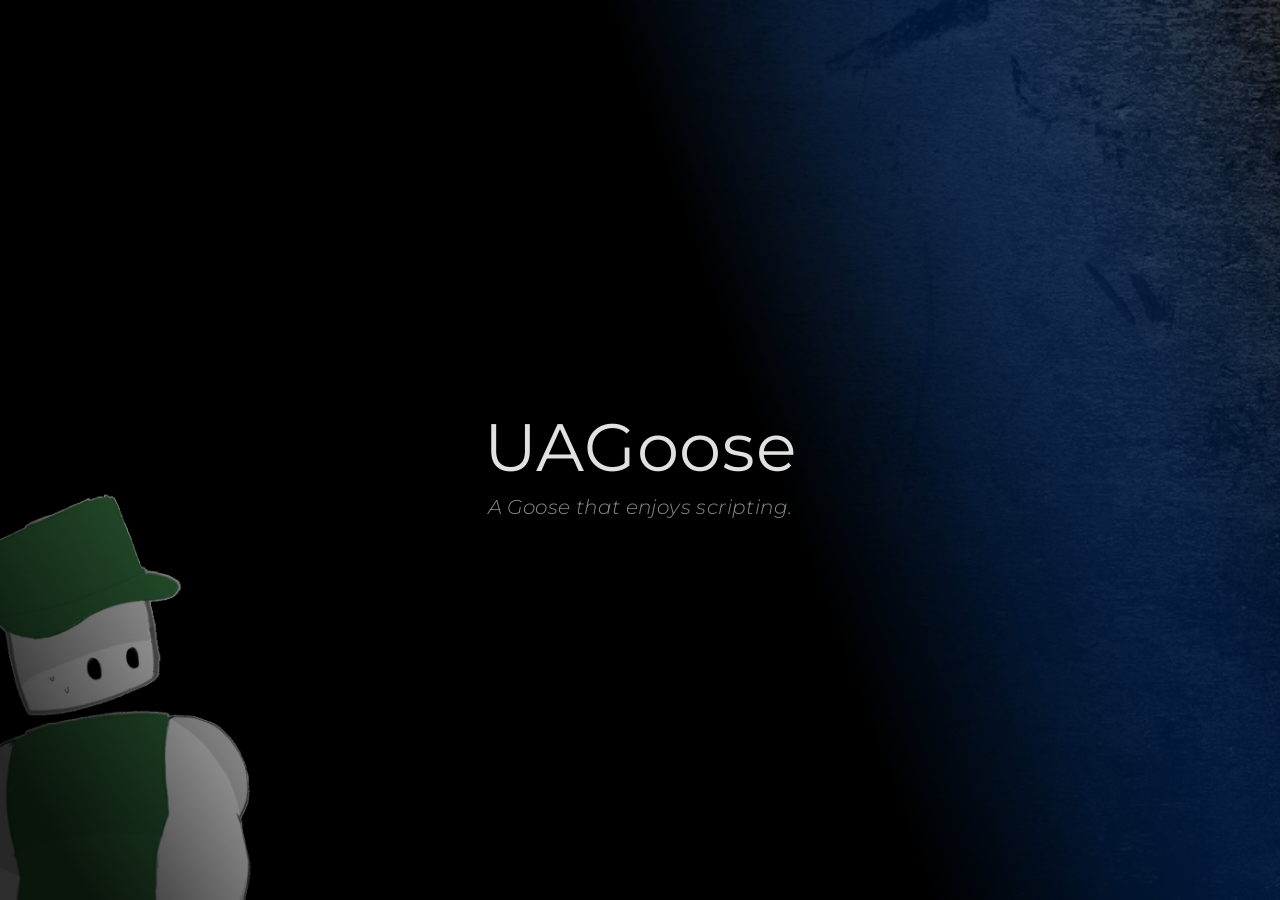
<file: index.html>
<!DOCTYPE html>
<html lang="en">

<head>
    <meta charset="UTF-8">
    <meta name="viewport" content="width=device-width, initial-scale=1.0">
    <title>Portfolio</title>

    <link rel="stylesheet" href="css/style.css">
    <link rel="stylesheet" href="css/landing.css">

    <link href="https://fonts.googleapis.com/css2?family=Montserrat:wght@400;500;700&display=swap" rel="stylesheet">
    <script src="js/landing.js"></script>

    <!--to have a neat preview on soc. media: -->
    <meta property="og:title" content="UAGoose's Portfolio">
    <meta property="og:description"
        content="Engineering backend systems, game dev, and UI/UX. Explore my projects, skills, and contact info.">
    <meta property="og:image" content="https://uagoose.github.io/Portfolio/images/PortfolioCard.png">
    <meta property="og:url" content="https://uagoose.github.io/Portfolio/">
    <meta property="og:type" content="website">
    <meta property="og:image:width" content="1200">
    <meta property="og:image:height" content="630">

    <!--because twitter is exceptionally demanding we need this: -->
    <meta name="twitter:card" content="summary_large_image">
    <meta name="twitter:title" content="UAGoose's Portfolio">
    <meta name="twitter:description"
        content="Engineering backend systems, game dev, and UI/UX. Explore my projects, skills, and contact info.">
    <meta name="twitter:image" content="https://uagoose.github.io/Portfolio/images/PortfolioCard.png">
    <meta name="twitter:url" content="https://uagoose.github.io/Portfolio/">
</head>

<body>
    <header class="landing">
        <div class="landing-content">
            <h1 class="landing-header">UAGoose</h1>
            <p class="landing-subheader">A Goose that enjoys scripting.</p>
            <img src="images/UAGooseAvatar.png" alt="UAGoose" class="landing-avatar-img">
        </div>
    </header>
</body>

</html>
</file>
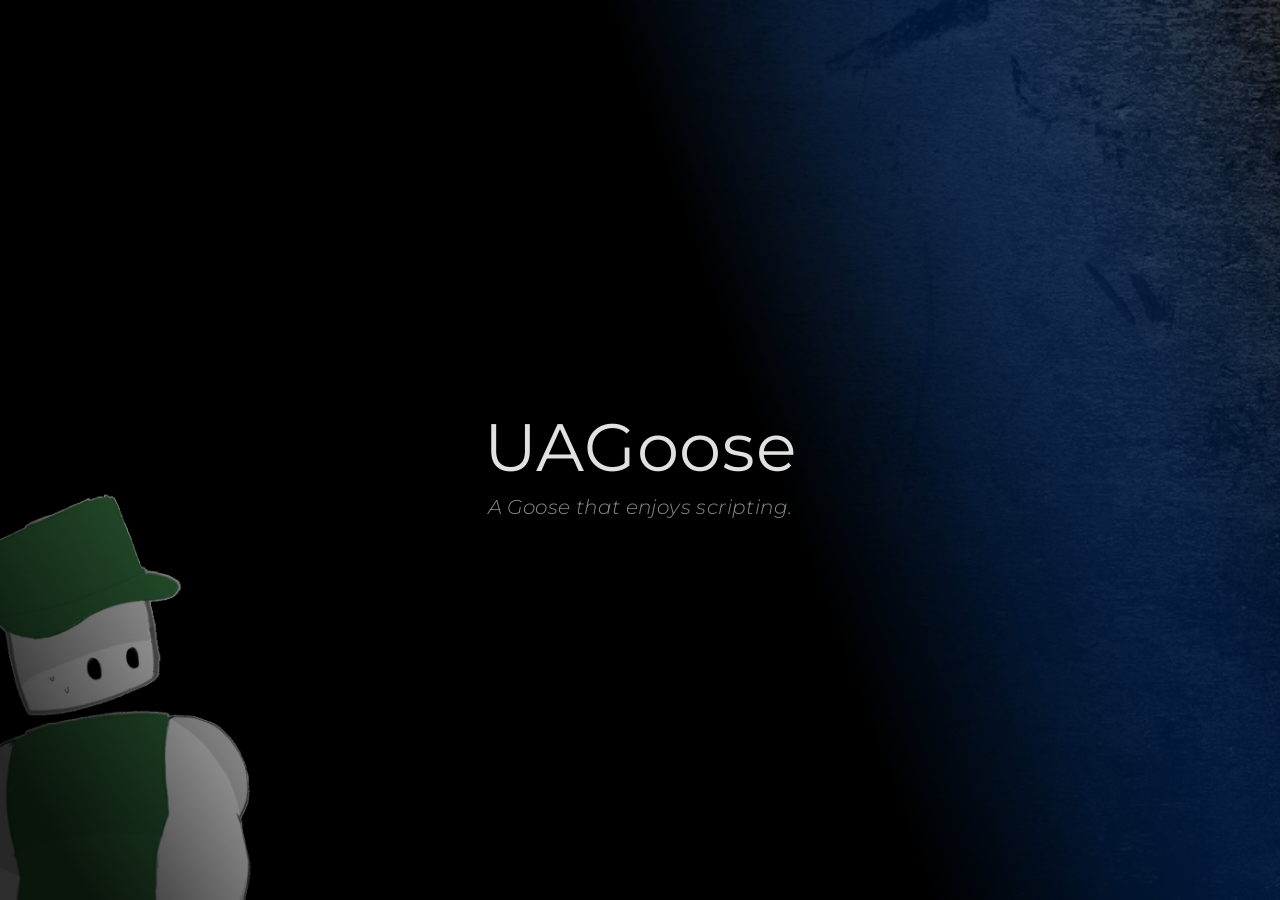
<file: landing_page.html>
<!DOCTYPE html>
<html lang="en">
    <head>
        <meta charset="UTF-8">
        <meta name="viewport" content="width=device-width, initial-scale=1.0">
        <title>Portfolio</title>

        <link rel="stylesheet" href="css/style.css">
        <link rel="stylesheet" href="css/landing.css">

        <link href="https://fonts.googleapis.com/css2?family=Montserrat:wght@400;500;700&display=swap" rel="stylesheet">
        <script src="js/landing.js"></script>
    </head>

    <body>
        <header class="landing">
            <div class="landing-content">
                <h1 class="landing-header">UAGoose</h1>
                <p class="landing-subheader">A Goose that enjoys scripting.</p>
                <img src="images/UAGooseAvatar.png" alt="UAGoose" class="landing-avatar-img">
            </div>
        </header>
    </body>
</html>
</file>
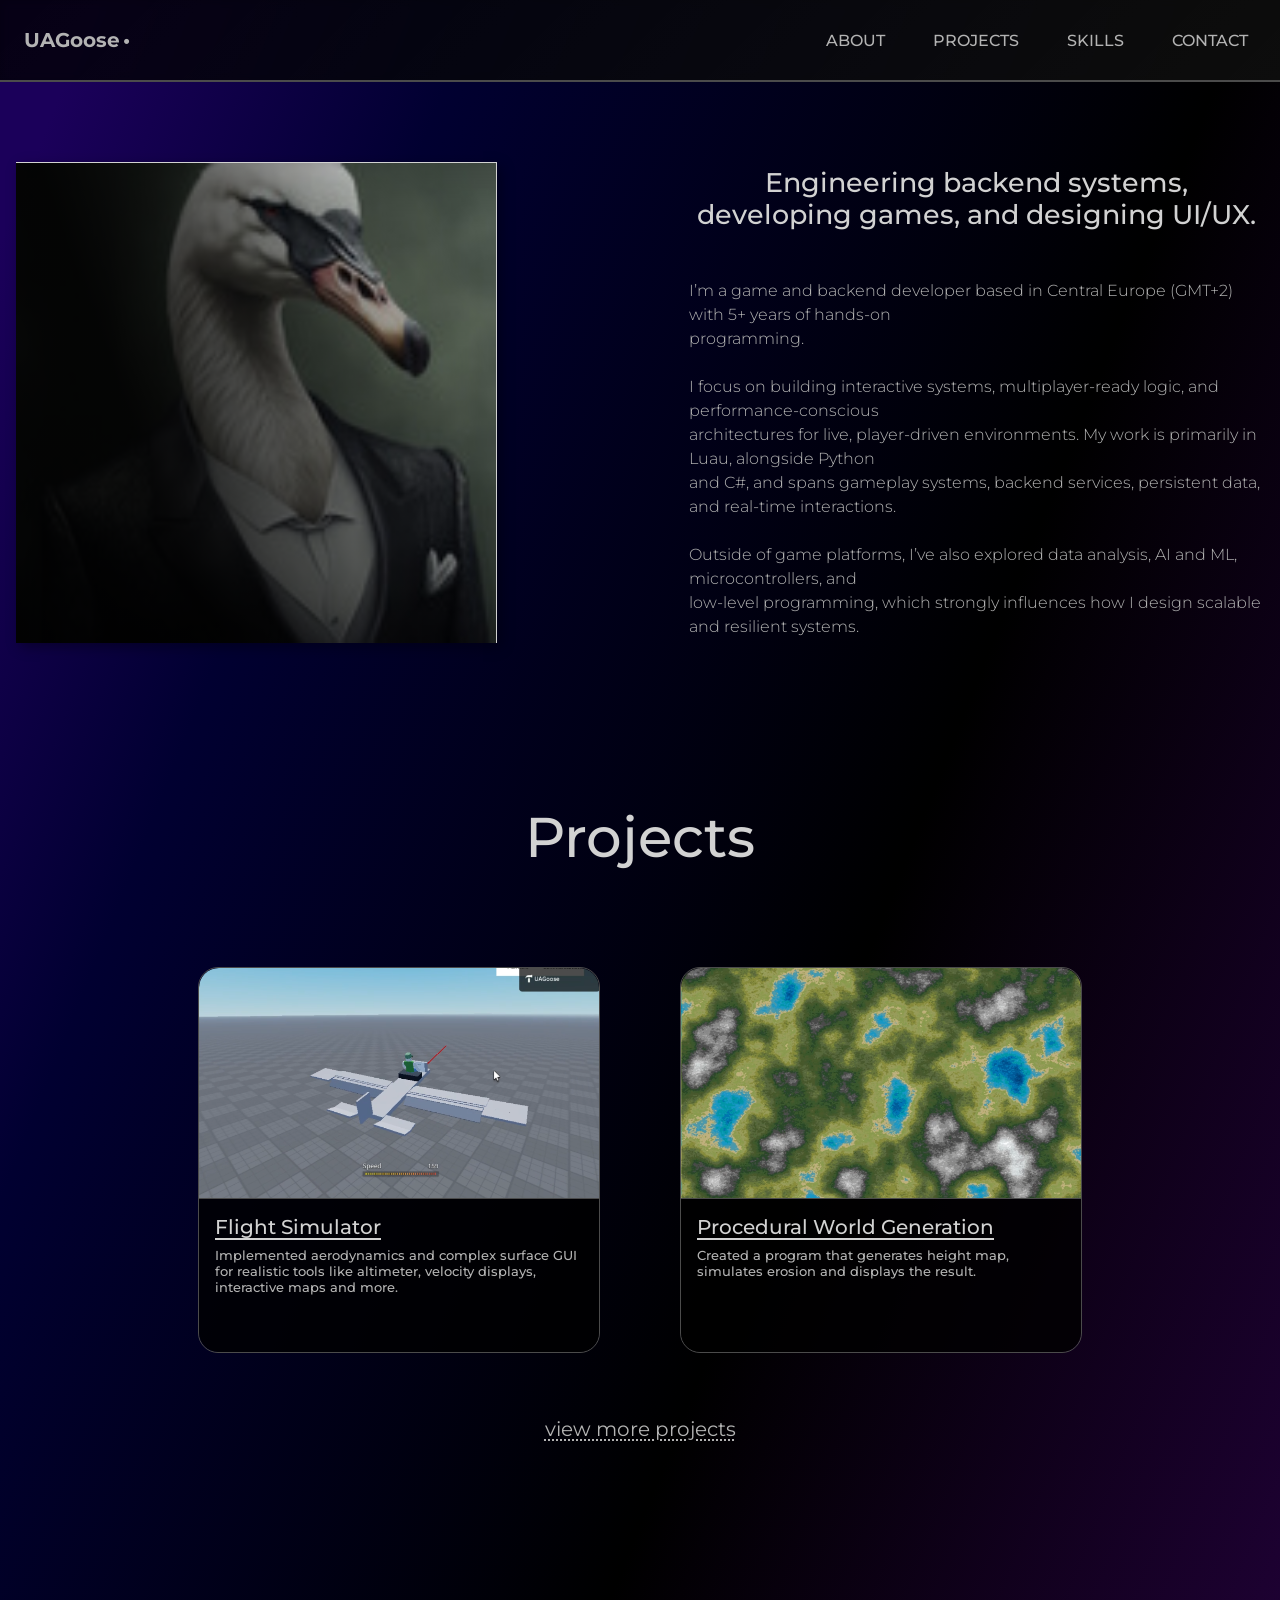
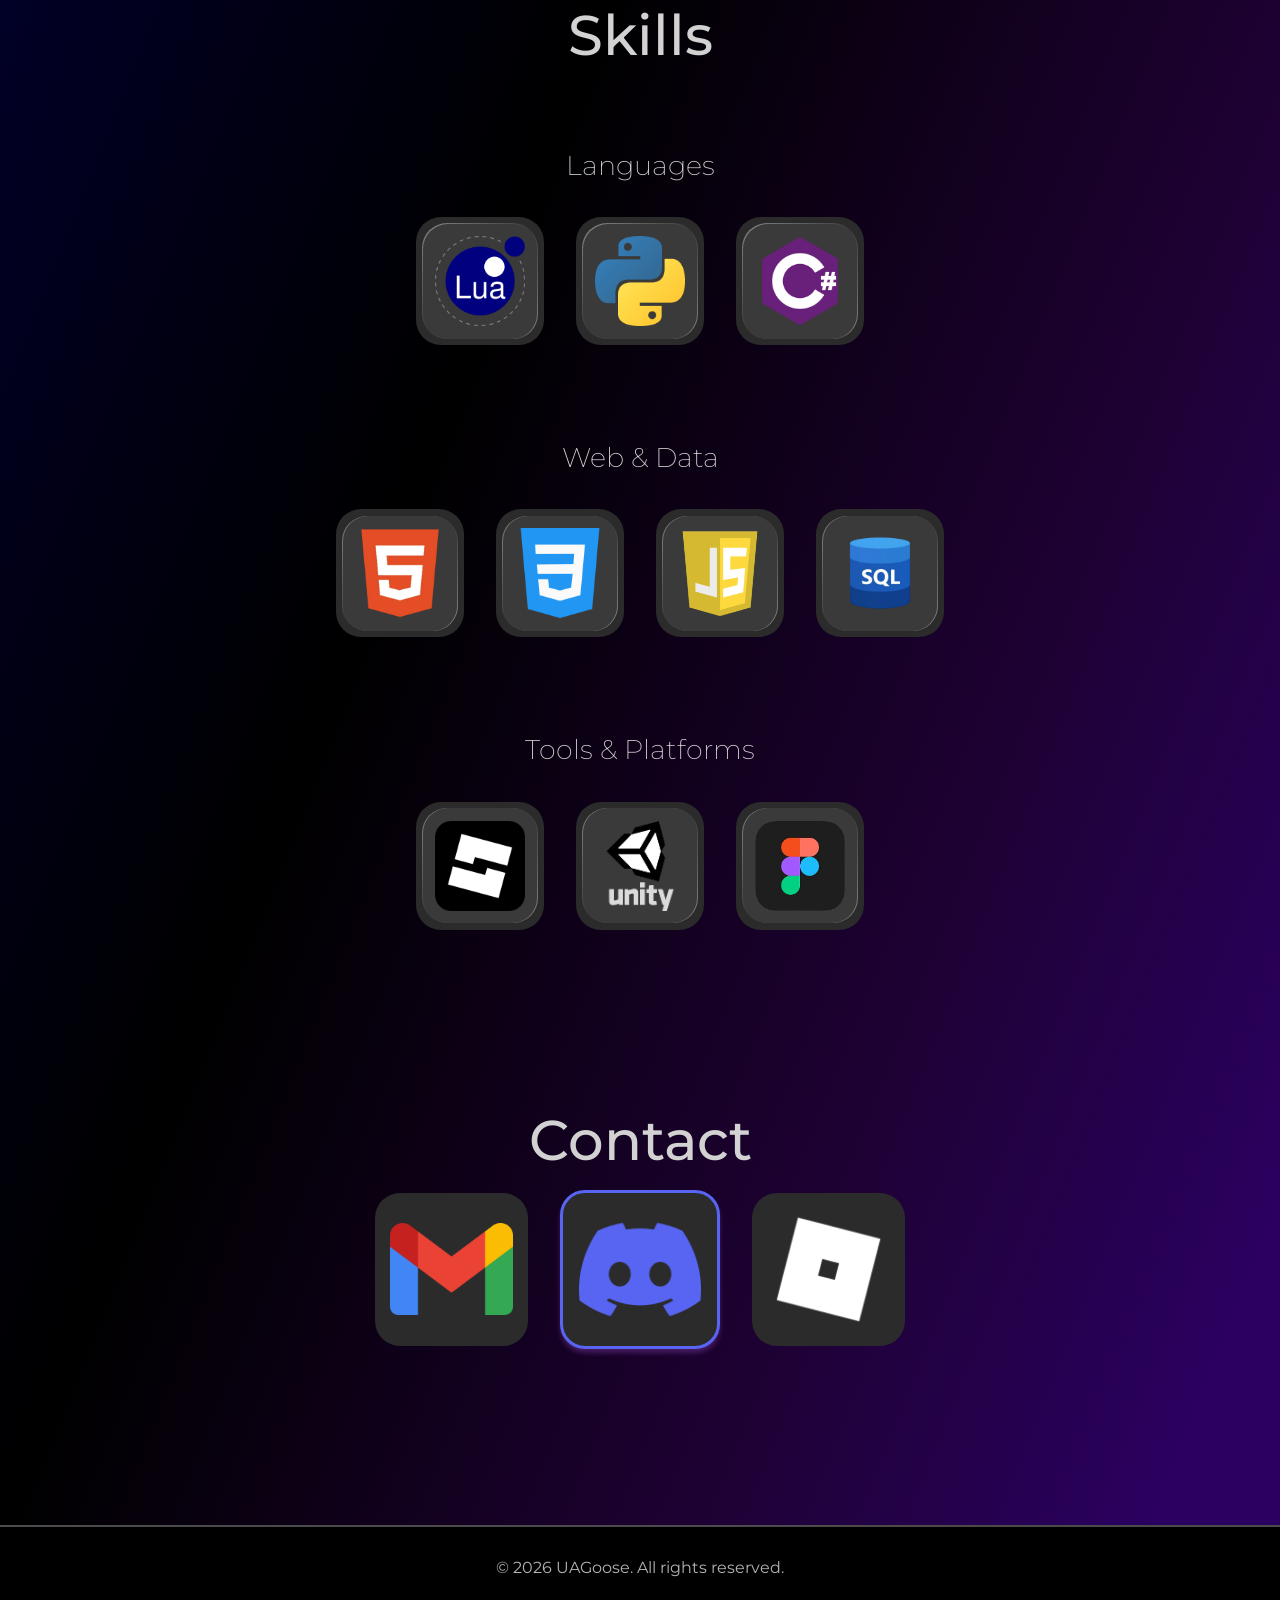
<file: main.html>
<!DOCTYPE html>
<html>

<head>
    <meta charset="UTF-8">
    <meta name="viewport" content="width=device-width, initial-scale=1.0">
    <title>UAGoose – Developer & Game Systems Engineer</title>

    <link rel="stylesheet" href="css/style.css">
    <link rel="stylesheet" href="css/about_section.css">
    <link rel="stylesheet" href="css/projects.css">
    <link rel="stylesheet" href="css/skills.css">
    <link rel="stylesheet" href="css/contact.css">

    <link href="https://fonts.googleapis.com/css2?family=Montserrat:wght@400;500;700&display=swap" rel="stylesheet">

    <!--fade in effect-->
    <style>
        body {
            opacity: 0;
            transition: opacity 1.2 s ease;
            will-change: opacity;
        }

        body.show {
            opacity: 1;
        }
    </style>
    <script src="js/main_page.js"></script>
</head>

<body>
    <header class="main-header">
        <div class="header-content">
            <h1><a href="index.html">UAGoose •</a></h1>
            <nav class="header-nav">
                <!-- <a href="landing_page.html">HOME</a> -->
                <a href="#about">ABOUT</a>
                <a href="#projects">PROJECTS</a>
                <a href="#skills">SKILLS</a>
                <a href="#contact">CONTACT</a>
            </nav>
        </div>
    </header>


    <main class="main-page">
        <section id="about" class="about-content">
            <div class="profile-pic">
                <img src="images/ProfilePic.jpg" alt="UAGoose profile picture">
            </div>

            <div class="about-text">
                <p class="about-main-text">
                    Engineering backend systems, developing games, and designing UI/UX.
                </p>

                <p class="about-sub-text">
                    I’m a game and backend developer based in Central Europe (GMT+2) with 5+ years of hands-on
                    programming.

                    I focus on building interactive systems, multiplayer-ready logic, and performance-conscious
                    architectures for live, player-driven environments. My work is primarily in Luau, alongside Python
                    and C#, and spans gameplay systems, backend services, persistent data, and real-time interactions.

                    Outside of game platforms, I’ve also explored data analysis, AI and ML, microcontrollers, and
                    low-level programming, which strongly influences how I design scalable and resilient systems.
                </p>
            </div>
        </section>


        <section id="projects" class="section-column">
            <h1>Projects</h1>
            <div class="projects-row">
                <div class="projects-row">
                    <a href="projects/flight_horizon.html?from=main" class="project-link">
                        <div class="project-box">
                            <div class="preview-image">
                                <img src="images/project_previews/FlightHorizon.png"
                                    alt="A plane prototype with player sitting on top.">
                            </div>
                            <div class="preview-text-box">
                                <p class="preview-title">Flight Simulator</p>
                                <p class="preview-desc">Implemented aerodynamics and complex surface GUI for realistic
                                    tools like altimeter, velocity displays, interactive maps and more.</p>
                            </div>
                        </div>
                    </a>

                    <a href="projects/world_generation.html?from=main" class="project-link">
                        <div class="project-box">
                            <div class="preview-image">
                                <img src="images/project_previews/worldGeneration.png" alt="Demo of generated heightmap.">
                            </div>
                            <div class="preview-text-box">
                                <p class="preview-title">Procedural World Generation</p>
                                <p class="preview-desc">Created a program that generates height map, simulates erosion and displays the result.</p>
                            </div>
                        </div>
                    </a>
                </div>
            </div>

            <a href="project_list.html" class="view-more-link">view more projects</a>
        </section>

        <section id="skills" class="section-column">
            <h1>Skills</h1>
            <div class="skill-section">
                <p class="skill-group-title">Languages</p>

                <div class="skill-box-row">
                    <div class="skill-box-outer">
                        <div class="skill-border-div"></div>

                        <div class="skill-box-inner">
                            <span class="tooltip">Lua and Luau</span>
                            <img src="images/skill_icons/lua.webp" alt="Lua">
                        </div>
                    </div>

                    <div class="skill-box-outer">
                        <div class="skill-border-div"></div>

                        <div class="skill-box-inner">
                            <span class="tooltip">Python</span>
                            <img src="images/skill_icons/python.png" alt="Python">
                        </div>
                    </div>

                    <div class="skill-box-outer">
                        <div class="skill-border-div"></div>

                        <div class="skill-box-inner">
                            <span class="tooltip">C#</span>
                            <img src="images/skill_icons/c-sharp.webp" alt="C#">
                        </div>
                    </div>
                </div>
            </div>

            <div class="skill-section">
                <p class="skill-group-title">Web & Data</p>

                <div class="skill-box-row">
                    <div class="skill-box-outer">
                        <div class="skill-border-div"></div>

                        <div class="skill-box-inner">
                            <span class="tooltip">HTML</span>
                            <img src="images/skill_icons/html.webp" alt="HTML">
                        </div>
                    </div>

                    <div class="skill-box-outer">
                        <div class="skill-border-div"></div>

                        <div class="skill-box-inner">
                            <span class="tooltip">CSS</span>
                            <img src="images/skill_icons/css.png" alt="CSS">
                        </div>
                    </div>

                    <div class="skill-box-outer">
                        <div class="skill-border-div"></div>

                        <div class="skill-box-inner">
                            <span class="tooltip">Javascript</span>
                            <img src="images/skill_icons/js.png" alt="JS">
                        </div>
                    </div>

                    <div class="skill-box-outer">
                        <div class="skill-border-div"></div>

                        <div class="skill-box-inner">
                            <span class="tooltip">SQL</span>
                            <img src="images/skill_icons/sql.png" alt="SQL">
                        </div>
                    </div>
                </div>
            </div>

            <div class="skill-section">
                <p class="skill-group-title">Tools & Platforms</p>

                <div class="skill-box-row">
                    <div class="skill-box-outer">
                        <div class="skill-border-div"></div>

                        <div class="skill-box-inner">
                            <span class="tooltip">Roblox Studio</span>
                            <img src="images/skill_icons/roblox_studio.png" alt="Roblox Studio">
                        </div>
                    </div>

                    <div class="skill-box-outer">
                        <div class="skill-border-div"></div>

                        <div class="skill-box-inner">
                            <span class="tooltip">Unity</span>
                            <img src="images/skill_icons/unity.png" alt="Unity">
                        </div>
                    </div>

                    <div class="skill-box-outer">
                        <div class="skill-border-div"></div>

                        <div class="skill-box-inner">
                            <span class="tooltip">Figma</span>
                            <img src="images/skill_icons/figma.png" alt="Figma">
                        </div>
                    </div>
                </div>
            </div>
        </section>

        <section id="contact" class="section-column">
            <h1>Contact</h1>

            <!-- Add this somewhere inside your contact column -->
            <div id="copy-feedback" style="
                    position: fixed;
                    top: 20%;
                    left: 50%;
                    transform: translateX(-50%);
                    background: #04743c;
                    color: white;
                    padding: 0.5rem 1rem;
                    border-radius: 10px;
                    opacity: 0;
                    pointer-events: none;
                    transition: opacity 0.3s ease;
                    font-family: sans-serif;
                    z-index: 2;
                ">Copied to clipboard!</div>


            <div class="contact-row">
                <div class="contact-box">
                    <a href="mailto:goose.the.ua@gmail.com" id="copy-email">
                        <img src="images/contact-gmail.webp" alt="Gmail: goose.the.ua@gmail.com">
                    </a>
                </div>


                <div class="contact-box preferred-contact-deco">
                    <a target="_blank" rel="noopener noreferrer"
                        href="https://discordapp.com/users/969188815044505612"><img src="images/contact-discord.webp"
                            alt="Discord user: uagoose"></a>
                </div>

                <div class="contact-box">
                    <a target="_blank" rel="noopener noreferrer" href="https://devforum.roblox.com/u/UQGoose/"><img
                            src="images/contact-roblox.png" alt="Roblox user: UQGoose"></a>
                </div>
            </div>
        </section>
    </main>

    <footer class="main-footer">
        <p>© 2026 UAGoose. All rights reserved.</p>
    </footer>
</body>

</html>

<!--TOOD: add back button for Projects (+ came from url parameter to return exactly where it was accessed from)-->
<!--TODO: add major projects to the portfolio-->
</file>
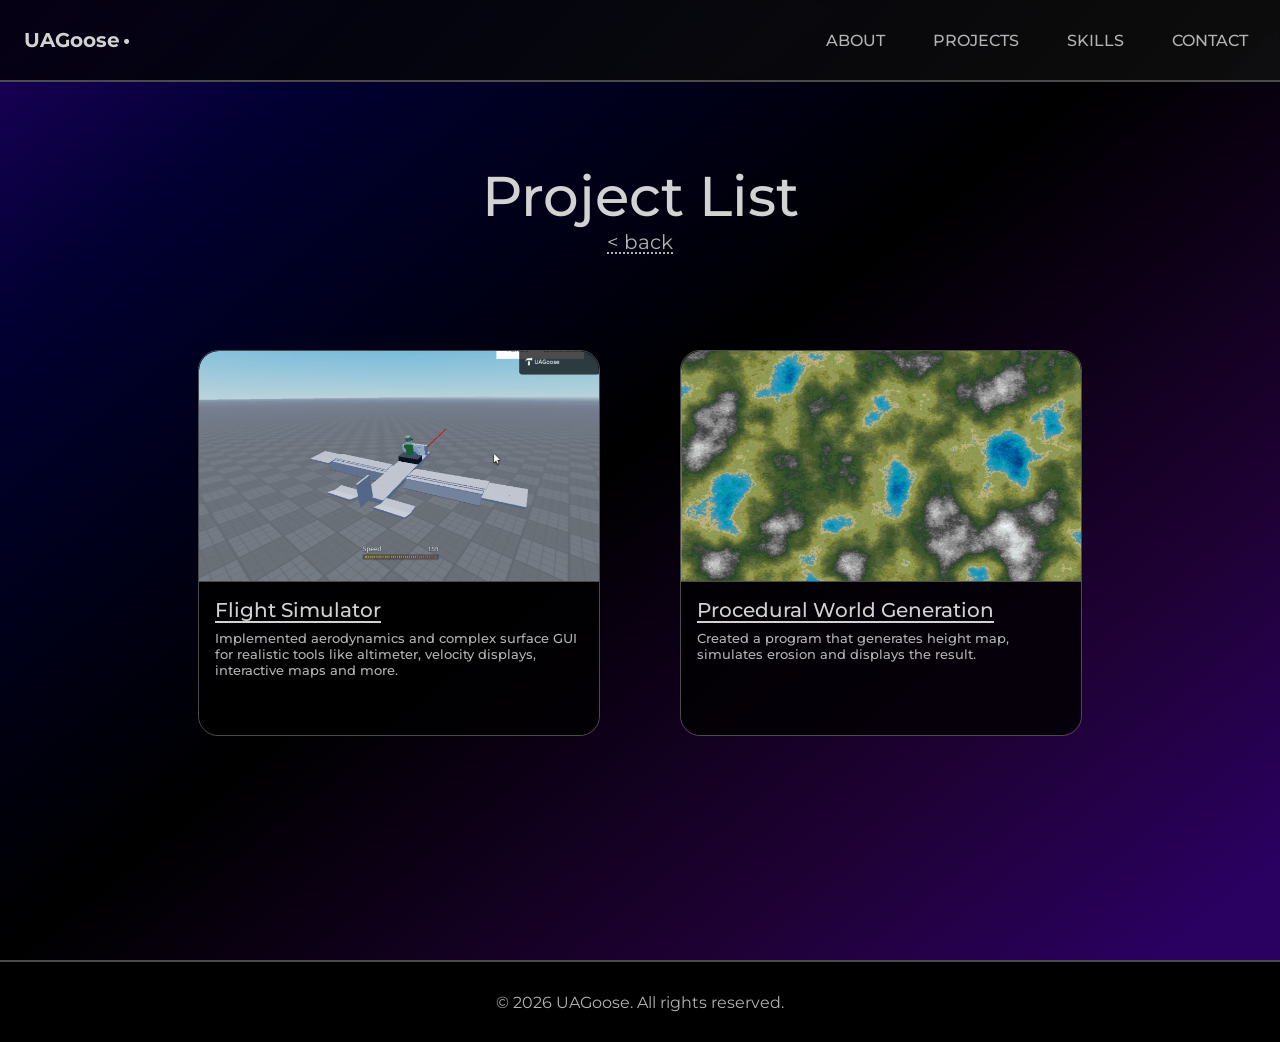
<file: project_list.html>
<html>

<head>
    <meta charset="UTF-8">
    <meta name="viewport" content="width=device-width, initial-scale=1.0">
    <title>Portfolio</title>

    <link rel="stylesheet" href="css/style.css">
    <link rel="stylesheet" href="css/projects.css">

    <link href="https://fonts.googleapis.com/css2?family=Montserrat:wght@400;500;700&display=swap" rel="stylesheet">

    <script type="text/javascript" src="js/jquery-4.0.0.js"></script>
    <script src="js/project_list.js"></script>
</head>

<body>
    <header class="main-header">
        <div class="header-content">
            <h1>UAGoose •</h1>
            <nav class="header-nav">
                <!-- <a href="landing_page.html">HOME</a> -->
                <a href="main.html#about">ABOUT</a>
                <a href="main.html#projects">PROJECTS</a>
                <a href="main.html#skills">SKILLS</a>
                <a href="main.html#contact">CONTACT</a>
            </nav>
        </div>
    </header>


    <main class="main-page">
        <section id="projects" class="section-column">
            <h1 style="margin-top: 10rem;">Project List</h1>

            <a href="main.html#projects" class="view-more-link">
                < back</a>

                    <div class="projects-row">
                        <div class="projects-row">
                            <a href="projects/flight_horizon.html?from=main" class="project-link">
                                <div class="project-box">
                                    <div class="preview-image">
                                        <img src="images/project_previews/FlightHorizon.png"
                                            alt="A plane prototype with player sitting on top.">
                                    </div>
                                    <div class="preview-text-box">
                                        <p class="preview-title">Flight Simulator</p>
                                        <p class="preview-desc">Implemented aerodynamics and complex surface GUI for realistic
                                            tools like altimeter, velocity displays, interactive maps and more.</p>
                                    </div>
                                </div>
                            </a>
                        
                            <a href="projects/world_generation.html?from=main" class="project-link">
                                <div class="project-box">
                                    <div class="preview-image">
                                        <img src="images/project_previews/worldGeneration.png" alt="Demo of generated heightmap.">
                                    </div>
                                    <div class="preview-text-box">
                                        <p class="preview-title">Procedural World Generation</p>
                                        <p class="preview-desc">Created a program that generates height map, simulates erosion and displays the
                                            result.</p>
                                    </div>
                                </div>
                            </a>
                        </div>
                        </a>
                    </div>
        </section>
    </main>

    <footer class="main-footer">
        <p>© 2026 UAGoose. All rights reserved.</p>
    </footer>
</body>

</html>
</file>
<file: css/style.css>
:root {
    --bg-dark: black;
    --text-color: #d2d2d2;
    --border-color: #4B4B4B;
    --light-text-color: #B3B3B3;
    --BoxGrayBG: #2B2B2B;
    --BoxGrayLightBG: #3A3A3A;
}

html {
    scroll-behavior: smooth;
}

body {
    margin: 0;
    padding: 0;
    width: 100%;
    background-color: var(--bg-dark);
    color: var(--text-color);
    font-family: 'Montserrat', sans-serif;
}

.main-page {
    min-height: 100%;
    width: 100%;
    margin-top: -10rem;
    padding-top: 5rem;
    background: linear-gradient(to bottom right,
            #1B005A 5%,
            #010031 20%,
            black 50%,
            #1F0135 78%,
            #2A0060 95%);
}

.main-header {
    width: 100%;
    height: 5rem;
    background-color: rgba(0, 0, 0, 0.8);
    display: flex;
    align-items: center;
    justify-content: flex-start;
    position: sticky;
    top: 0;
    z-index: 10;
    border-bottom: 2px solid var(--border-color);
    backdrop-filter: blur(5px) saturate(120%) brightness(100%);
    -webkit-backdrop-filter: blur(3px) saturate(120%) brightness(100%);
    background-image: linear-gradient(-45deg, rgba(255, 255, 255, 0.05), rgba(0, 0, 0, 0));
}

.header-content {
    display: flex;
    align-items: center;
    justify-content: space-between;
    /* title left, nav right */
    width: 100%;
    padding: 0 1.5rem;
}

.header-content h1 {
    color: var(--text-color);
    font-family: 'Montserrat', sans-serif;
    font-weight: 700;
    font-size: 15pt;
    margin: 0;

    user-select: none;
    -webkit-user-select: none;
    -moz-user-select: none;
    -ms-user-select: none;
}

.header-content h1 a {
    color: var(--light-text-color);
    text-decoration: none;
}



.header-nav {
    display: flex;
    gap: 2rem;
    /* space between buttons */
}

.header-nav a {
    color: var(--light-text-color);
    text-decoration: none;
    font-weight: 500;
    font-size: 12pt;
    padding: 0.25rem 0.5rem;
    transition: color 0.2s, transform 0.2s;

    user-select: none;
    /* disables text selection */
    -webkit-user-select: none;
    /* for Safari/Chrome */
    -moz-user-select: none;
    /* for Firefox */
    -ms-user-select: none;
    /* for IE/Edge */
    -webkit-user-drag: none;

}

.header-nav a:hover {
    color: #ffffff;
    transform: translateY(-2px);
}


.main-page h1,
.main-page p {
    margin: 0;
    padding: 0;
}

.main-footer {
    width: 100%;
    height: 5rem;
    /* same height as header */
    background-color: black;
    border-top: 2px solid var(--border-color);
    display: flex;
    justify-content: center;
    /* center horizontally */
    align-items: center;
    /* center vertically */
    color: var(--light-text-color);
    font-family: 'Montserrat', sans-serif;
    font-weight: 400;
    font-size: 12pt;
    position: relative;
    z-index: 10;
}

section {
    display: flex;
    align-items: center;
    justify-content: center;
    padding-bottom: 10rem;
}

.section-column {
    display: flex;
    flex-direction: column;
    /* stack children vertically */
    align-items: center;
    justify-content: center;
    padding-bottom: 10rem;
}

h1 {
    font-weight: 500;
    font-size: 42pt;
    text-align: center;
}

.tooltip {
    visibility: hidden;
    /* hidden by default */
    width: max-content;
    background-color: rgba(43, 0, 47, 0.8);
    color: #fff;
    text-align: center;
    border-radius: 6px;
    padding: 4px 8px;
    font-size: 0.8rem;
    position: absolute;
    bottom: 110%;
    /* above the icon */
    left: 50%;
    transform: translateX(-50%);
    opacity: 0;
    transition: opacity 0.3s;
    pointer-events: none;
    /* ignore mouse events */
    white-space: nowrap;
    z-index: 10;
}

.skill-box-inner:hover .tooltip {
    visibility: visible;
    opacity: 1;
}
</file>
<file: css/landing.css>
.landing,
.landing-content {
    margin: 0;
    padding: 0;

    display: flex;
    flex-direction: column;
    justify-content: center;
    align-items: center;
    position: relative;

    height: 100vh;
    width: 100vw;
}

/* Landing page container */
.landing {
    position: relative;
    overflow: hidden;

    /* Base background image is now in ::before so we can control opacity */
}

.landing::before {
    content: "";
    position: absolute;
    top: 0;
    left: 0;
    width: 100%;
    height: 100%;
    background-image: url("../images/LandingBGTexture.webp");
    background-size: cover;
    background-position: center;
    background-repeat: no-repeat;

    opacity: 0.5;
    /* 50% transparency for bg image */
    z-index: 0;
}

.landing::after {
    content: "";
    position: absolute;
    top: 0;
    left: 0;
    width: 100%;
    height: 100%;
    pointer-events: none;

    /* Combine blue-tinted overlay + black shadow gradient using multiple backgrounds */
    background:
        linear-gradient(70deg,
            rgba(0, 0, 0, 1) 58%,
            rgba(0, 0, 0, 0) 100%),
        linear-gradient(70deg,
            rgba(0, 106, 255, 0.6) 70%,
            rgba(0, 0, 0, 0.3) 100%);

    z-index: 0.5;
}

/* Landing content above all layers */
.landing-content {
    position: relative;
    z-index: 1;
}

/* Header and subheader styling */
.landing-header {
    text-align: center;
    color: #E1E1E1;
    font-size: 50pt;
    font-weight: 400;
    letter-spacing: 0.01em;
    margin-bottom: 7px;
}

.landing-subheader {
    text-align: center;
    color: #898989;
    font-size: 15pt;
    font-weight: 300;
    letter-spacing: 0.02em;
    font-style: italic;
    margin-top: 0;
}

/* Bottom-left avatar */
.landing-avatar-img {
    position: absolute;
    bottom: 0;
    left: 0;
    width: 20%;
    height: auto;
    z-index: 1;
    /* above background and gradients */

    user-drag: none;
    /* Safari / Chrome */
    -webkit-user-drag: none;
    /* Chrome / Safari */
    -moz-user-select: none;
    /* Firefox fallback */
    -ms-user-select: none;
    /* IE/Edge fallback */
    pointer-events: none;
}

.landing,
.landing-content,
.landing-header,
.landing-subheader {
    user-select: none;
    /* disables text selection */
    -webkit-user-select: none;
    /* for Safari/Chrome */
    -moz-user-select: none;
    /* for Firefox */
    -ms-user-select: none;
    /* for IE/Edge */
}
</file>
<file: css/about_section.css>
.about-content {
    display: flex;
    flex-direction: row;
    justify-content: center;
    align-items: center;
    gap: 12rem;
    margin: 10rem 0 0rem;
}

.about-text {
    display: flex;
    flex-direction: column;
    justify-content: center;
    align-items: center;
    width: 36rem;
    text-align: center;
    gap: 1.5rem;
}

.about-main-text {
    font-weight: 500;
    font-size: 20pt;
    line-height: 1.2;
    color: var(--text-color);
    max-width: 100%;
    margin: 0;
}

.about-sub-text {
    font-weight: 300;
    font-size: 12pt;
    line-height: 1.5;
    color: var(--light-text-color);
    max-width: 100%;
    white-space: pre-line;
    text-align: left;
    margin: 0;
}

.profile-pic {
    position: relative;
    width: 30rem;
    aspect-ratio: 1 / 1;
    overflow: hidden;
    flex-shrink: 0;
    border-top: 1px solid var(--text-color);
    border-right: 1px solid var(--text-color);
    box-shadow: 4px 4px 12px rgba(0, 0, 0, 0.35);
}

.profile-pic::after {
    content: "";
    position: absolute;
    inset: 0;
    pointer-events: none;
    background: linear-gradient(70deg,
            rgba(0, 0, 0, 0.9) 30%,
            rgba(0, 0, 0, 0) 100%);
}

.profile-pic img {
    width: 100%;
    height: 100%;
    object-fit: cover;
    display: block;
    user-select: none;
    -webkit-user-select: none;
    -webkit-user-drag: none;
    pointer-events: none;
}
</file>
<file: css/projects.css>
.projects-row {
    display: flex;
    flex-wrap: wrap;
    gap: 5rem;
    /* ~5% horizontal gap between cards */
    justify-content: center;
    /* center row if fewer than 3 cards */
    padding: 2rem 0;
    padding-top: 3rem;
}

.project-box {
    width: 25rem;
    height: 24rem;
    display: flex;
    flex-direction: column;
    border: 1px solid var(--border-color);
    border-radius: 20px;
    overflow: hidden;
    background-color: transparent;
    transform: translateY(0);
    transition: transform 0.3s ease, box-shadow 0.3s ease;
}

.project-box:hover {
    box-shadow: 0 2px 10px rgba(198, 106, 255, 0.25);
    animation: hover-bounce 2s ease-in-out infinite alternate;
    animation-fill-mode: forwards;
}

@keyframes hover-bounce {
    0% {
        transform: translateY(0);
    }

    50% {
        transform: translateY(-10px);
    }

    100% {
        transform: translateY(-2px);
    }
}


.preview-image {
    height: 60%;
    /* 60% of box height */
    width: 100%;
    overflow: hidden;
    border-top-left-radius: 20px;
    /* match box radius */
    border-top-right-radius: 20px;
}

.preview-image img {
    width: 100%;
    height: 100%;
    object-fit: cover;
    display: block;
}

.preview-text-box {
    height: 40%;
    display: flex;
    flex-direction: column;
    justify-content: flex-start;
    align-items: flex-start;
    gap: 0.5rem;
    /* space between the title and description */
    padding: 1rem;
    box-sizing: border-box;
    background-color: rgba(0, 0, 0, 0.8);
    border-top: 1px solid var(--border-color);
    border-bottom-left-radius: 20px;
    border-bottom-right-radius: 20px;
}


.preview-title {
    font-weight: 500;
    font-size: 15pt;
    color: var(--text-color);
    margin: 0;
    text-align: left;
    text-decoration: underline;
    text-underline-offset: 4px;
}

.preview-desc {
    font-weight: 500;
    font-size: 10pt;
    color: var(--light-text-color);
    margin: 0;
    text-align: left;
}

.view-more-link {
    color: var(--light-text-color);
    /* light text color */
    font-size: 15pt;
    /* font size */
    text-decoration: underline dotted;
    /* dotted underline */
    text-underline-offset: 3px;
    cursor: pointer;
    /* makes it feel clickable */
}

.view-more-link:hover {
    color: #ffffff;
}


.preview-image img {
    user-select: none;
    /* disables text selection */
    -webkit-user-select: none;
    /* for Safari/Chrome */
    -moz-user-select: none;
    /* for Firefox */
    -ms-user-select: none;
    /* for IE/Edge */
    -webkit-user-drag: none;
    pointer-events: none;
}


/* FOR DETAILS PAGE */

.project-details-column {
    display: flex;
    flex-direction: column;
    align-items: flex-start;
    justify-content: flex-start;
    padding: 2rem;
    gap: 2rem;
}

.project-details-title {
    margin-top: 4rem;
    text-align: left;
    text-decoration: underline 2px;
    text-underline-offset: 4px;
    font-size: 44pt;
    font-weight: 500;
}

.project-details-description {
    text-align: left;
    font-size: 15pt;
    font-weight: 500;
    max-width: 90%;
    white-space: pre-line;
}

.project-video {
    margin-top: 2rem;
    border-radius: 15px;
    box-shadow: 0 0 15px rgba(255, 255, 255, 0.1);
    max-width: 100%;
}

.video-wrapper {
    display: flex;
    justify-content: center;
    /* centers horizontally */
    width: 100%;
    margin: 1rem 0;
    /* optional spacing */
}

.project-link {
    display: block;
    /* so the link wraps the box entirely */
    text-decoration: none;
    /* no underline nonsense */
    color: inherit;
    /* keep text colors from box */
}
</file>
<file: css/skills.css>
/* -------------------------------------------------- */
/* Shared layout                                      */
/* -------------------------------------------------- */

.skill-section,
.skills-column,
.skill-box-outer,
.skill-box-inner {
    display: flex;
    flex-direction: column;
    justify-content: center;
    align-items: center;
    position: relative;
}

.skill-box-row {
    display: flex;
    flex-direction: row;
    justify-content: center;
    align-items: center;
}

/* -------------------------------------------------- */
/* Section                                            */
/* -------------------------------------------------- */

.skill-section {
    display: flex;
    flex-direction: column;
    align-items: center;

    gap: 1.2rem;
    /* title ↔ rows spacing */
    padding-top: 5rem;
}


.skill-group-title {
    font-size: 20pt;
    font-weight: 200;
}


/* -------------------------------------------------- */
/* Outer box                                          */
/* -------------------------------------------------- */

.skill-box-outer {
    position: relative;
    /* enable absolute positioning inside */
    width: 8rem;
    height: 8rem;

    margin: 1rem;

    border-radius: 25px;

    background-color: var(--BoxGrayBG);
}


/* -------------------------------------------------- */
/* Inner box (glass border)                            */
/* -------------------------------------------------- */

.skill-box-inner {
    position: relative;

    width: 88%;
    height: 88%;

    border: 1px solid transparent;
    border-radius: 25px;

    background-color: var(--BoxGrayLightBG);
    position: relative;
    z-index: 1;
}


/* -------------------------------------------------- */
/* Icon                                               */
/* -------------------------------------------------- */

.skill-box-inner img {
    width: 80%;
    height: 80%;

    user-select: none;
    /* disables text selection */
    -webkit-user-select: none;
    /* for Safari/Chrome */
    -moz-user-select: none;
    /* for Firefox */
    -ms-user-select: none;
    /* for IE/Edge */
    -webkit-user-drag: none;
    pointer-events: none;
}

.skill-border-div {
    position: absolute;
    /* take it out of flow */

    width: calc(88% + 3px);
    /* slightly bigger than inner box */
    height: calc(88% + 3px);
    border-radius: 25px;
    /* match inner box radius */

    /* glass border effect */
    background: linear-gradient(-45deg,
            #878787,
            /* white start */
            var(--BoxGrayLightBG),
            /* middle */
            #878787
            /* white end */
        );

    z-index: 0;
    /* behind */
}

.skill-box-outer {
    transition: transform 0.5s ease, box-shadow 0.3s ease;
    /* cursor: pointer; shows it’s clickable BAD, THIS ELEMENT IS NOT INTERACTABLE */
}

/* .skill-box-outer:hover {
    transform: translateY(-3%) scale(1.05); 
    box-shadow: 0 2px 10px rgba(198, 106, 255, 0.25);  BAD, THIS ELEMENT IS NOT INTERACTABLE
} */
</file>
<file: css/contact.css>
.contact-column {
    display: flex;
    flex-direction: column;
    justify-content: center;
    align-items: center;
}

.contact-row {
    display: flex;
    flex-direction: row;
    justify-content: center;
    align-items: center;
}

.contact-box {
    width: 9.6rem;
    height: 9.6rem;

    display: flex;
    justify-content: center;
    align-items: center;

    margin: 1rem;

    border-radius: 25px;

    background-color: var(--BoxGrayBG);
}

.preferred-contact-deco {
    border: #5865F2 solid 3px;
    box-shadow: 0px 4px 5px rgba(198, 106, 255, 0.25);
}

.contact-box a {
    display: flex;
    justify-content: center;
    align-items: center;

    width: 100%;
    height: 100%;
}


.contact-box img {
    width: 80%;
    height: auto;

    user-select: none;
    /* disables text selection */
    -webkit-user-select: none;
    /* for Safari/Chrome */
    -moz-user-select: none;
    /* for Firefox */
    -ms-user-select: none;
    /* for IE/Edge */
    -webkit-user-drag: none;
}

.contact-box {
    transition: transform 0.5s ease, box-shadow 0.3s ease;
    cursor: pointer;
    /* shows it’s clickable */
}

.contact-box:hover {
    transform: translateY(-3%) scale(1.05);
    /* lifts and grows slightly */
    box-shadow: 0 2px 10px rgba(198, 106, 255, 0.25);
}
</file>
